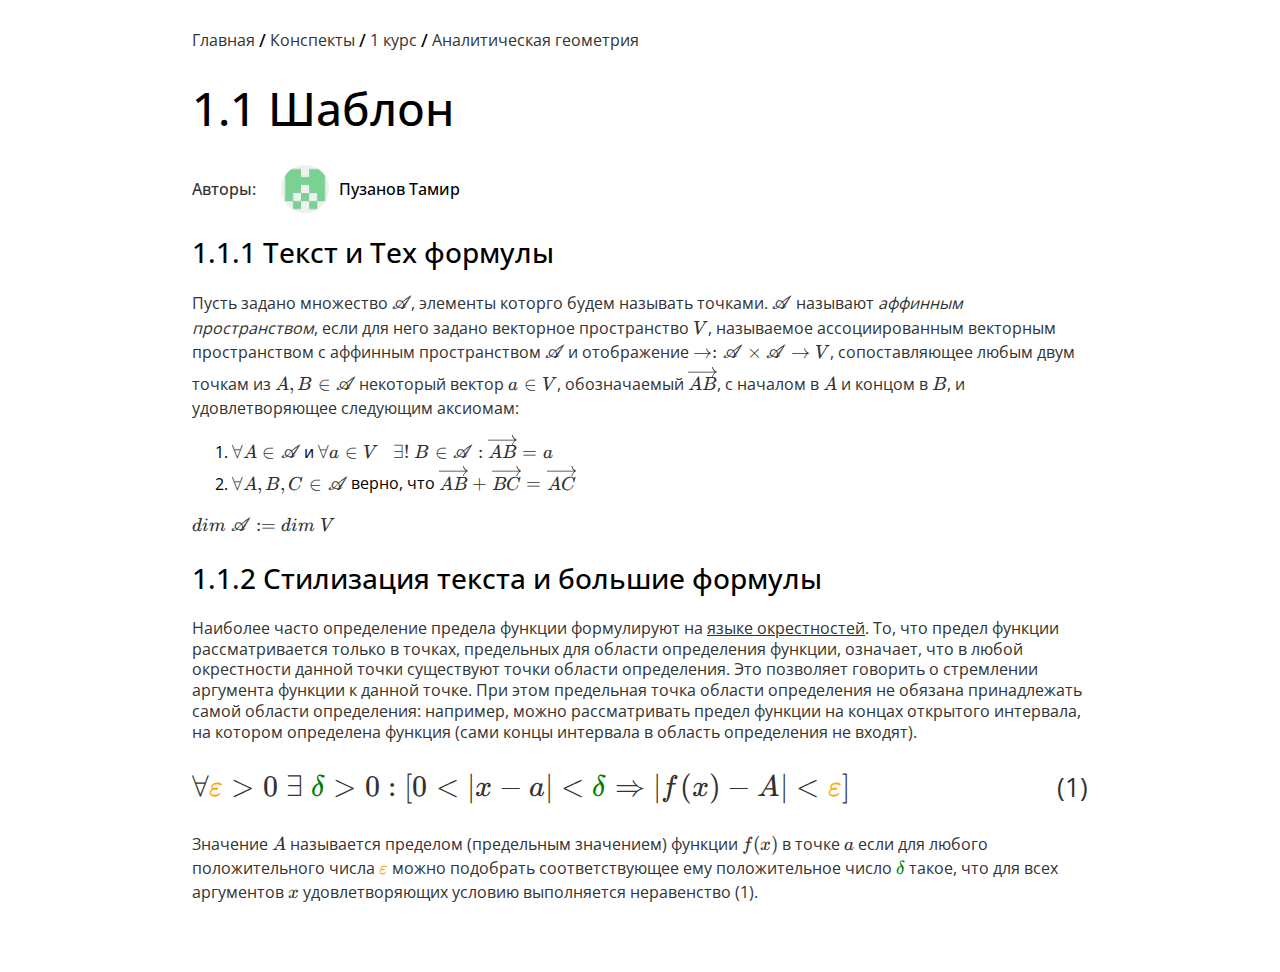
<file: template/index.html>
<!DOCTYPE html>
<html lang="ru">
<head>
    <meta charset="UTF-8">
    <meta name="viewport" content="width=device-width, initial-scale=1.0">
    <title>Интерактивный конспект</title>

    <link rel="stylesheet" href="src/lib/normalize/normalize.css">
    <link rel="stylesheet" href="src/lib/katex/katex.min.css">
    <link rel="stylesheet" href="src/fonts/open_sans/import.css">
    <link rel="stylesheet" href="src/css/styles.css">
</head>
<body>
    <div class="container">

        <div class="nav">
            <a href="#" class="item">Главная</a><div class="slash">/</div>
            <a href="#" class="item">Конспекты</a><div class="slash">/</div>
            <a href="#" class="item">1 курс</a><div class="slash">/</div>
            <a href="#" class="item">Аналитическая геометрия</a>
        </div>

        <h1>1.1 Шаблон</h1>

        <div class="authors">
            <div class="title">Авторы:</div>
            <div class="item">
                <img class="image" style="width: 48px; height: 48px;" src="src/img/avatar.png" alt="#">
                <div class="name">Пузанов Тамир</div>
            </div>
        </div>

        <h2>1.1.1 Текст и Tex формулы</h2>

        <p>
            Пусть задано множество <span class="tex">\mathscr{A}</span>, элементы которго будем называть точками.  
            <span class="tex">\mathscr{A}</span> называют <i>аффинным пространством</i>, если для него задано векторное 
            пространство <span class="tex">V</span>, называемое ассоциированным векторным пространством с аффинным пространством 
            <span class="tex">\mathscr{A}</span> и отображение <span class="tex">\to : \mathscr{A} \times \mathscr{A} \to V</span>, 
            сопоставляющее любым двум точкам из <span class="tex">A, B \in \mathscr{A}</span> некоторый вектор 
            <span class="tex">a \in V</span>, обозначаемый <span class="tex">\overrightarrow{AB}</span>,  c началом в 
            <span class="tex">A</span> и концом в <span class="tex">B</span>, и удовлетворяющее следующим аксиомам:
        </p>

        <p>
            <ol>
                <li>
                    <span class="tex">\forall A \in \mathscr{A}</span> и 
                    <span class="tex">\forall a \in V \ \ \ \exists ! \ B \in \mathscr{A} : \overrightarrow{AB} = a</span>
                </li>
                <li>
                    <span class="tex">\forall A,B,C \in \mathscr{A}</span> верно, что 
                    <span class="tex">\overrightarrow{AB} + \overrightarrow{BC} = \overrightarrow{AC}</span>
                </li>
            </ol>

            <span class="tex">dim \ \mathscr{A} := dim \ V</span>
        </p>

        <h2>1.1.2 Стилизация текста и большие формулы</h2>

        <p>
            Наиболее часто определение предела функции формулируют на <u>языке окрестностей</u>. 
            То, что предел функции рассматривается только в точках, предельных для области 
            определения функции, означает, что в любой окрестности данной точки существуют 
            точки области определения. Это позволяет говорить о стремлении аргумента функции 
            к данной точке. При этом предельная точка области определения не обязана принадлежать 
            самой области определения: например, можно рассматривать предел функции на концах
            открытого интервала, на котором определена функция (сами концы интервала 
            в область определения не входят).
        </p>

        <p class="t-large">
            <span class="tex">
                \forall { \color{orange} \varepsilon } \gt 0 \  \exists \ { \color{green} \delta } > 0 : 
                \left[ 0 \lt \left| x - a \right| \lt { \color{green} \delta } \Rightarrow 
                \left| f(x) - A \right| \lt { \color{orange} \varepsilon } \right]
            </span>
            <span class="tag">(1)</span>
        </p>

        <p>
            Значение <span class="tex">A</span> называется пределом (предельным значением) функции <span class="tex">f(x)</span> 
            в точке <span class="tex">a</span> если для любого положительного числа <span class="tex">\color{orange} \varepsilon</span> 
            можно подобрать соответствующее ему положительное число <span class="tex">{ \color{green} \delta }</span> такое, что для всех аргументов 
            <span class="tex">x</span> удовлетворяющих условию выполняется неравенство (1).
        </p>

    </div>

    <script src="src/lib/katex/katex.min.js"></script>
    <script src="src/js/main.js"></script>
</body>
</html>
</file>
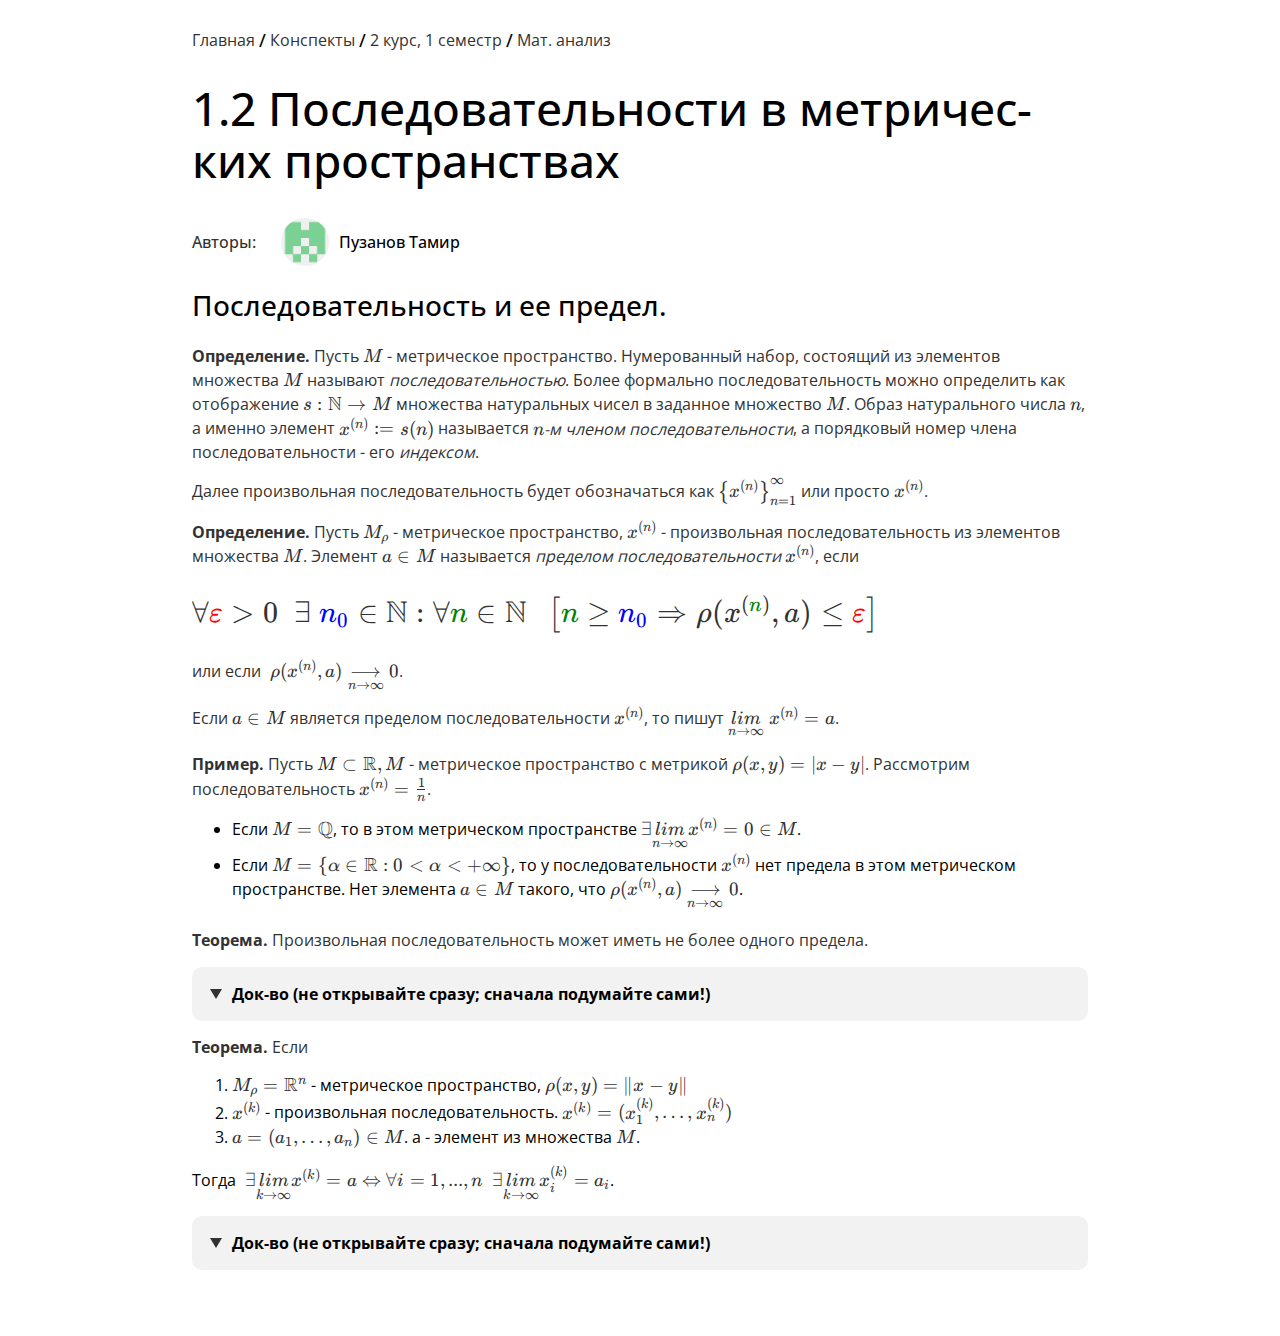
<file: notes/2y1s/calculus/consistency-in-metric-spaces/index.html>
<!DOCTYPE html>
<html lang="ru">
<head>
    <meta charset="UTF-8">
    <meta name="viewport" content="width=device-width, initial-scale=1.0">
    <title>1.2 Последовательности в метрических пространствах | Интерактивный конспект</title>

    <link rel="stylesheet" href="../../../../templates/note/src/lib/normalize/normalize.css">
    <link rel="stylesheet" href="../../../../templates/note/src/lib/katex/katex.min.css">
    <link rel="stylesheet" href="../../../../templates/note/src/fonts/open_sans/import.css">
    <link rel="stylesheet" href="../../../../templates/note/src/css/styles.css">
</head>
<body>
    <div class="container">

        <div class="nav">
            <a href="#" class="item">Главная</a><div class="slash">/</div>
            <a href="#" class="item">Конспекты</a><div class="slash">/</div>
            <a href="#" class="item">2 курс, 1 семестр</a><div class="slash">/</div>
            <a href="https://t-puzanov.github.io/pages/notes/2y1s/calculus/" class="item">Мат. анализ</a>
        </div>

        <h1>1.2 По&shy;сле&shy;до&shy;ва&shy;тель&shy;ности в мет&shy;ричес&shy;ких про&shy;странст&shy;вах</h1>

        <div class="authors">
            <div class="title">Авторы:</div>
            <div class="item">
                <img 
                    class="image" style="width: 48px; height: 48px;" 
                    src="../../../../templates/note/src/img/avatar.png" alt="#"
                >
                <div class="name">Пузанов Тамир</div>
            </div>
        </div>

        <h2>Послед&shy;ователь&shy;ность и ее предел.</h2>

        <p>
            <b>Определение.</b> Пусть <span class="tex">M</span> - метрическое пространство.
            Нумерованный набор, состоящий из элементов множества <span class="tex">M</span> называют
            <i>последовательностью</i>. Более формально последовательность можно определить как
            отображение <span class="tex">s : \mathbb{N} \to M</span> множества натуральных чисел 
            в заданное множество <span class="tex">M</span>. Образ натурального числа <span class="tex">n</span>, а именно элемент
            <span class="tex">x^{(n)} := s(n)</span> называется <i><span class="tex">n</span>-м членом последовательности</i>, 
            а порядковый номер члена последовательности - его <i>индексом</i>.
        </p>

        <p>
            Далее произвольная последовательность будет обозначаться как 
            <span class="tex">\left\{ x^{(n)} \right\}^{\infty}_{n=1}</span> или просто <span class="tex">x^{(n)}</span>.
        </p>

        <p>
            <b>Определение.</b> Пусть <span class="tex">M_{\rho}</span> - метрическое пространство,
            <span class="tex">x^{(n)}</span> - произвольная последовательность из элементов
            множества <span class="tex">M</span>. Элемент <span class="tex">a \in M</span> называется
            <i>пределом последовательности</i> <span class="tex">x^{(n)}</span>, если 
        </p>

        <p class="t-large" style="text-wrap: wrap;">
            <span class="tex">
                \forall {\color{red} \varepsilon} \gt 0 \ \ \exists \ {{\color{blue} n_0} \in \mathbb{N}} :
                {\forall {\color{green} n} \in \mathbb{N}} \ \ \left[ {\color{green} n} \ge {\color{blue} n_0}
                \Rightarrow \rho (x^{({\color{green} n})}, a) \le {\color{red} \varepsilon} \right]
            </span>
        </p>

        <p>
            или если <span class="tex">\ \rho (x^{(n)}, a) \underset{n \to \infty }{\longrightarrow} 0</span>.
        </p>

        <p>
            Если <span class="tex">a \in M</span> является пределом последовательности <span class="tex">x^{(n)}</span>,
            то пишут <span class="tex">\underset{n \to \infty}{lim} \ x^{(n)} = a</span>.
        </p>
        
        <p>
            <b>Пример.</b> Пусть <span class="tex">M \subset \mathbb{R}, M</span>
            - метрическое пространство с метрикой <span class="tex">\rho (x, y) = \left| x - y \right|</span>.
            Рассмотрим последовательность <span class="tex">x^{(n)} = \frac{1}{n}</span>.

            <ul>
                <li>
                    Если <span class="tex">M = \mathbb{Q}</span>, то в этом метрическом 
                    пространстве <span class="tex">\exists \underset{n \to \infty}{lim} x^{(n)} = 0 \in M</span>.
                </li>
                <li>
                    Если <span class="tex">M = \left\{ \alpha \in \mathbb{R} : 0 \lt \alpha \lt +\infty \right\}</span>,
                    то у последовательности <span class="tex">x^{(n)}</span> нет предела в этом метрическом пространстве.
                    Нет элемента <span class="tex">a \in M</span> такого, что 
                    <span class="tex">\rho (x^{(n)}, a) \underset{n \to \infty }{\longrightarrow} 0</span>.
                </li>
            </ul>
        </p>

        <p>
            <b>Теорема.</b> 

            Произвольная последовательность может иметь не более одного предела.

            <div class="proof hidden">
                <div class="head">
                    <div class="icon"></div>
                    <div class="title">Док-во (не открывайте сразу; сначала подумайте сами!)</div>
                </div>
                <div class="content">
                    Пусть <span class="tex">M_{\rho}</span> - метрическое пространство, 
                    <span class="tex">x^{(n)}</span> - последовательность. И элементы 
                    <span class="tex">{\color{blue} a}, {\color{red} b} \in M</span> 
                    являются пределами последовательности <span class="tex">x^{(n)}</span>,
                    т.е. <span class="tex">\underset{n \to \infty}{lim} \ x^{(n)} = {\color{blue} a}</span> 
                    и <span class="tex">\underset{n \to \infty}{lim} \ x^{(n)} = {\color{red} b}</span>. Тогда

                    <p class="t-large" style="margin: 0px;">
                        <span class="tex" style="margin: 0px">
                            {\forall {\color{orange} k} \in \mathbb{N}} \ \ {0 \le \rho ({\color{blue} a}, {\color{red} b})} \le
                            {\rho ({\color{blue} a}, x^{({\color{orange} k})}) + \rho (x^{({\color{orange} k})}, {\color{red} b})}
                        </span>
                    </p>

                    <p>Перейдя в неравенстве к пределам, получим:</p>

                    <p class="t-large" style="margin: 0px;">
                        <span class="tex" style="margin: 0px"> 
                            {0 \le \underset{{\color{orange} k} \to \infty}{lim} \rho ({\color{blue} a}, 
                            {\color{red} b})} \le {\underset{{\color{orange} k} \to \infty}{lim}
                            ( \rho ({\color{blue} a}, x^{({\color{orange} k})}) + 
                            \rho (x^{({\color{orange} k})}, {\color{red} b}) )}
                        </span>
                    </p>
                    <p class="t-large" style="margin: 0px;">
                        <span class="tex" style="margin: 0px"> 
                            {0 \le \rho ({\color{blue} a}, 
                            {\color{red} b})} \le {\underset{{\color{orange} k} \to \infty}{lim}
                            \rho ({\color{blue} a}, x^{({\color{orange} k})}) + 
                            \underset{{\color{orange} k} \to \infty}{lim}
                            \rho (x^{({\color{orange} k})}, {\color{red} b})}
                        </span>
                    </p>
                    <p class="t-large" style="margin: 0px;">
                        <span class="tex" style="margin: 0px"> 
                            {0 \le \rho ({\color{blue} a}, 
                            {\color{red} b})} \le {0 + 0 = 0}
                        </span>
                    </p>

                    <p>
                        Из последнего следует, что <span class="tex">\rho ({\color{blue} a}, {\color{red} b}) = 0</span>
                        и <span class="tex">{\color{blue} a} = {\color{red} b}</span>.
                    </p>

                    <p>
                        Получим, что если два элемента являются пределами последовательности, то они равны. 
                        Это утверждение доказывает теорему.
                    </p>
                </div>
            </div>
        </p>

        <p>
            <b>Теорема.</b> Если

            <ol>
                <li>
                    <span class="tex">M_{\rho} = \mathbb{R}^n</span> - метрическое пространство,
                    <span class="tex">\rho (x, y) = \left\| x - y \right\|</span>
                </li>
                <li>
                    <span class="tex">x^{(k)}</span> - произвольная последовательность.
                    <span class="tex">x^{(k)} = (x^{(k)}_1, \dots, x^{(k)}_n)</span>
                </li>
                <li>
                    <span class="tex">a = (a_1, \dots, a_n) \in M</span>.
                    a - элемент из множества <span class="tex">M</span>.
                </li>
            </ol>
            Тогда

            <span class="tex">
                \ {\exists \underset{k \to \infty}{lim} x^{(k)} = a} \Leftrightarrow 
                {\forall i = 1, ..., n} \ \ {\exists \underset{k \to \infty}{lim} x^{(k)}_i = a_i}
            </span>.

            <div class="proof hidden" style="margin-top: 15px;">
                <div class="head">
                    <div class="icon"></div>
                    <div class="title">Док-во (не открывайте сразу; сначала подумайте сами!)</div>
                </div>
                <div class="content">
                    <br>
                    <b>Докажем необходимость.</b><br><br>
                    Пусть <span class="tex">{\exists \underset{k \to \infty}{lim} x^{(k)} = a}</span>. <br><br>
                    В конечномерном пространстве две любые нормы являются 
                    <a href="../metric-spaces/index.html#normalized-spaces" class="href">эквивалентными</a>. 
                    Следовательно, норма <span class="tex">\left\| \cdot \right\|</span> эквивалентна евклидовой норме,
                    в частности верно, что

                    <p class="t-middle" style="margin: 0px; padding: 0px;">
                        <span class="tex dmode">
                            {\exists \ {\color{blue} C} \in \mathbb{R}} : \forall z \in M_{\rho} \ \
                            {\color{blue} C} \cdot \left\| z \right\| \ge \sqrt{\sum_{i=1}^{n} z_i^2}
                        </span>
                    </p>

                    <p>Также заметим, что</p>

                    <p class="t-middle" style="margin: 0px; padding: 0px;">
                        <span class="tex dmode">
                            {\forall z \in M_{\rho}} \ \ {\forall j \in 1,...,n } \ \
                            \sqrt{\sum_{i=1}^{n} z_i^2} \ge \sqrt{z_j^2} = \left| z_j \right|
                        </span>
                    </p>

                    <p>Исходя из сказанного выше, можно сделать вывод, что</p>

                    <p class="t-middle" style="margin: 0px; padding: 0px;">
                        <span class="tex dmode">
                            {\forall {\color{orange} k} \in \mathbb{N}} \ \ {\forall j \in 1,...,n } \ \ \
                            {\color{blue} C} \cdot \left\| x^{({\color{orange} k})} - a \right\| \ge 
                            \sqrt{\sum_{i=1}^{n} {(x_i^{({\color{orange} k})} - a_i)}^2} \ge
                            \left| x_j^{({\color{orange} k})} - a_j \right| \ge 0
                        </span>
                    </p>

                    <p>Из того, что <span class="tex">{\underset{k \to \infty}{lim} x^{(k)} = a}</span>, 
                        следует, что</p> 
                    
                    <span class="tex">
                        {\color{blue} C} \cdot \left\| x^{({\color{orange} k})} - a \right\| 
                        \underset{{\color{orange} k} \to +\infty}{\longrightarrow } 0
                    </span>

                    <p>
                        По теореме о двух милиционерах из неравенства выше следует, что

                        <p class="t-middle" style="margin: 0px; padding: 0px;">
                            <span class="tex dmode">
                                \left| x_j^{({\color{orange} k})} - a_j \right|
                                \underset{{\color{orange} k} \to +\infty}{\longrightarrow } 0
                            </span>
                        </p>
                    </p>

                    <p>Значит</p>

                    <p class="t-middle" style="margin: 0px; padding: 0px;">
                        <span class="tex dmode">
                            x_j^{({\color{orange} k})}
                            \underset{{\color{orange} k} \to +\infty}{\longrightarrow } a_j
                        </span>
                    </p>

                    <p>
                        Получим, что 

                        <p class="t-middle" style="margin: 0px; padding: 0px;">
                            <span class="tex dmode">
                                \forall j = 1,...,n \ \
                                {\exists \underset{k \to \infty}{lim} x^{(k)}_j = a_j}
                            </span>
                        </p>
                    </p>

                    <b>Докажем достаточность.</b> <br><br>

                    Пусть <span class="tex">{\forall i = 1, ..., n} \ \ {\exists \underset{k \to \infty}{lim} x^{(k)}_i = a_i}</span>. <br><br>

                    Тогда <span class="tex">{\forall i = 1, ..., n} \ \ {\exists \underset{k \to \infty}{lim} (x^{(k)}_i - a_i) = 0}</span>.

                    <p class="t-middle" style="margin: 0px; padding: 0px;">
                        <span class="tex dmode">
                            \underset{{\color{orange} k} \to \infty}{lim}
                            \left( \sqrt{\sum_{i=1}^{n} {(x_i^{({\color{orange} k})} - a_i)}^2} \right)
                            = \sqrt{\sum_{i=1}^{n} {\left(\underset{{\color{orange} k} \to \infty}{lim}
                            \left( x_i^{({\color{orange} k})} - a_i \right) \right)}^2} = 0
                        </span>
                    </p>

                    <p>
                        Получим, что при <span class="tex">{\color{orange} k} \to \infty</span> выражение
                    </p>

                    <p class="t-middle" style="margin: 0px; padding: 0px;">
                        <span class="tex dmode">
                            \sqrt{\sum_{i=1}^{n} {(x_i^{({\color{orange} k})} - a_i)}^2}
                            \underset{{\color{orange} k} \to \infty}{\longrightarrow} 0
                        </span>
                    </p>

                    <p>
                        Вновь воспользуемся эквивалентностью <span class="tex">\left\| \cdot \right\|</span>
                        и евклидовой нормы.
                    </p>

                    <p class="t-middle" style="margin: 0px; padding: 0px;">
                        <span class="tex dmode">
                            {\exists \ {\color{blue} C} \in \mathbb{R}} : \forall {\color{orange} k} \in \mathbb{R} \ \
                            {\color{blue} C} \sqrt{\sum_{i=1}^{n} {(x_i^{({\color{orange} k})} - a_i)}^2} \ge 
                            \left\| {(x^{({\color{orange} k})} - a)} \right\| \ge 0
                        </span>
                    </p>

                    <p>По теореме о двух милиционерах </p>

                    <p class="t-middle" style="margin: 0px; padding: 0px;">
                        <span class="tex dmode">
                            \exists \underset{{\color{orange} k} \to \infty}{lim}
                            \left( \left\| {(x^{({\color{orange} k})} - a)} \right\| \right) = 0
                        </span>
                    </p>

                    Получим, что

                    <p class="t-middle" style="margin: 0px; padding: 0px;">
                        <span class="tex dmode">
                            {\exists \underset{{\color{orange} k} \to \infty}{lim} x^{({\color{orange} k})} = a}
                        </span>
                    </p>

                    <!-- <a href="../metric-spaces/index.html#normalized-spaces" class="href">Тык</a> -->
                </div>
            </div>
        </p>
    </div>

    <script src="../../../../templates/note/src/lib/katex/katex.min.js"></script>
    <script src="../../../../templates/note/src/js/main.js"></script>
</body>
</html>
</file>
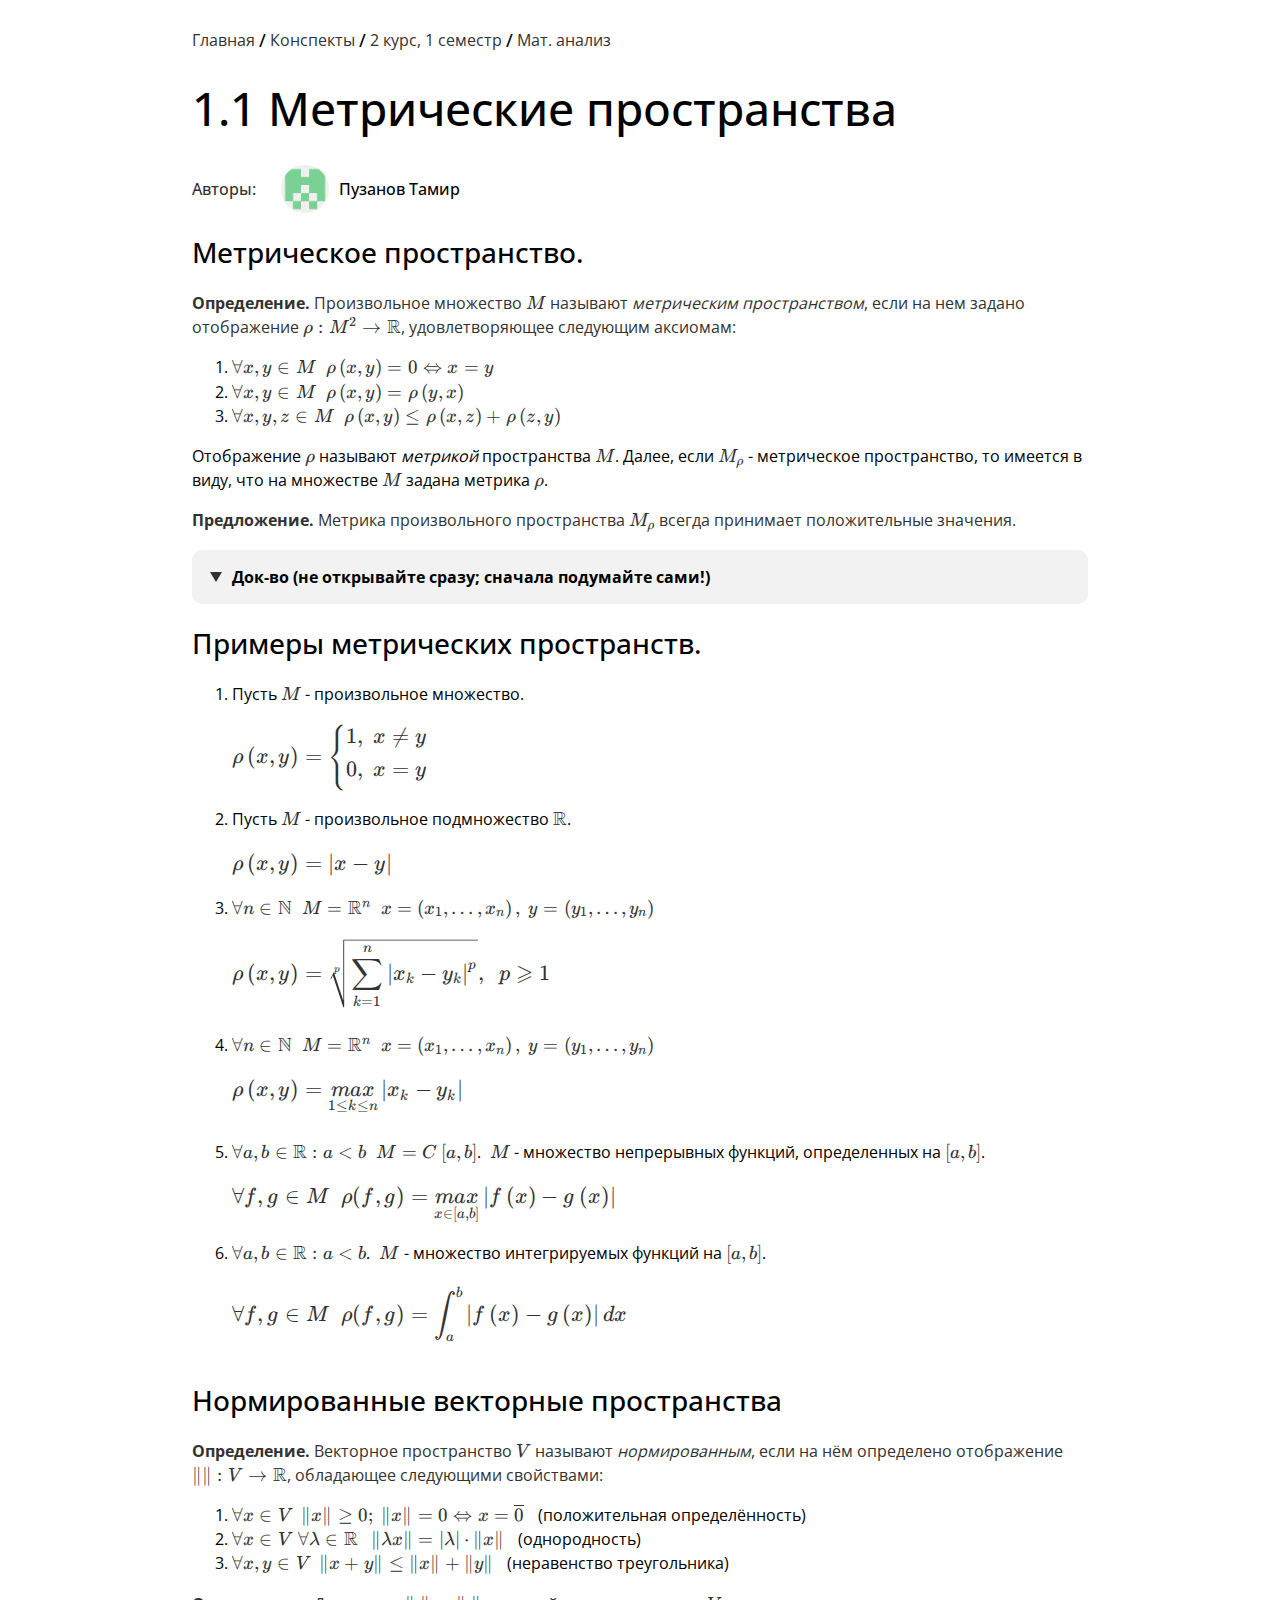
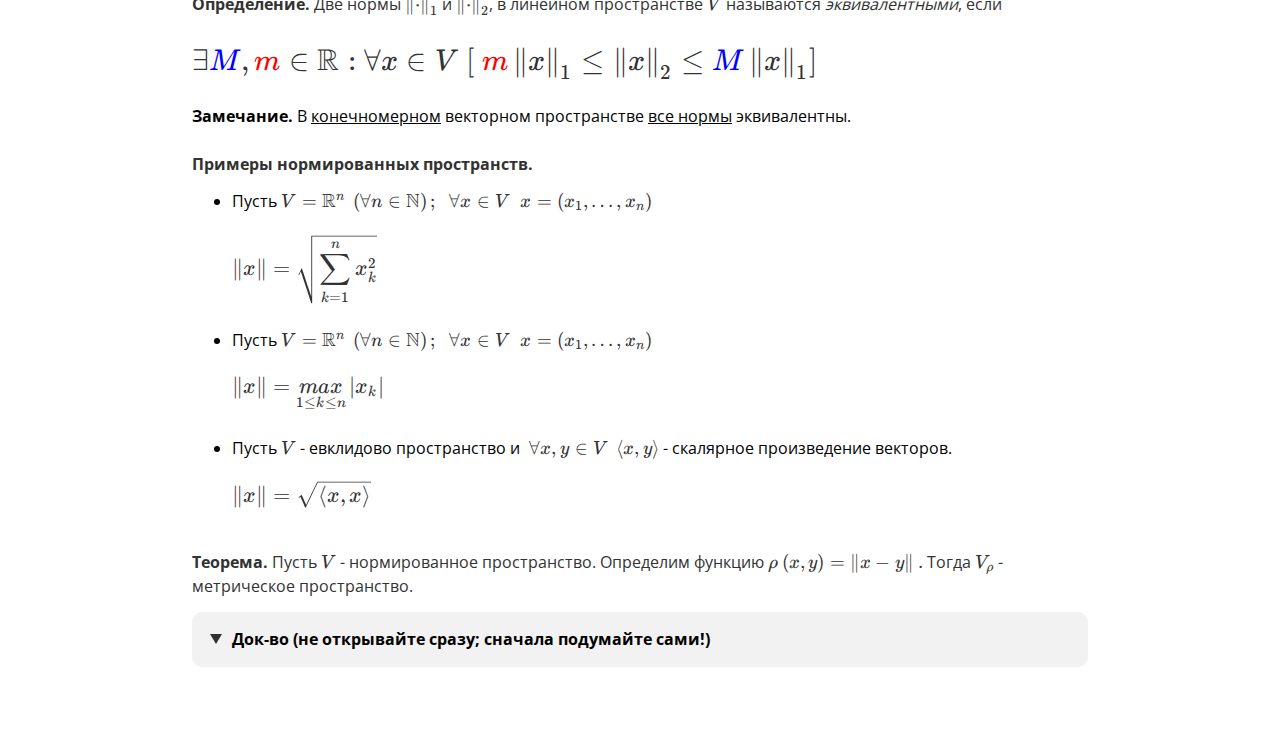
<file: notes/2y1s/calculus/metric-spaces/index.html>
<!DOCTYPE html>
<html lang="ru">
<head>
    <meta charset="UTF-8">
    <meta name="viewport" content="width=device-width, initial-scale=1.0">
    <title>Интерактивный конспект</title>

    <link rel="stylesheet" href="../../../../templates/note/src/lib/normalize/normalize.css">
    <link rel="stylesheet" href="../../../../templates/note/src/lib/katex/katex.min.css">
    <link rel="stylesheet" href="../../../../templates/note/src/fonts/open_sans/import.css">
    <link rel="stylesheet" href="../../../../templates/note/src/css/styles.css">
</head>
<body>
    <div class="container">

        <div class="nav">
            <a href="#" class="item">Главная</a><div class="slash">/</div>
            <a href="#" class="item">Конспекты</a><div class="slash">/</div>
            <a href="#" class="item">2 курс, 1 семестр</a><div class="slash">/</div>
            <a href="https://t-puzanov.github.io/pages/notes/2y1s/calculus/" class="item">Мат. анализ</a>
        </div>

        <h1>1.1 Метрические пространства</h1>

        <div class="authors">
            <div class="title">Авторы:</div>
            <div class="item">
                <img 
                    class="image" style="width: 48px; height: 48px;" 
                    src="../../../../templates/note/src/img/avatar.png" alt="#"
                >
                <div class="name">Пузанов Тамир</div>
            </div>
        </div>

        <h2>Метрическое пространство.</h2>

        <p>
            <b>Определение.</b> Произвольное множество <span class="tex">M</span> называют <i>метрическим пространством</i>,
            если на нем задано отображение <span class="tex">\rho : M^2 \to \mathbb{R}</span>,
            удовлетворяющее следующим аксиомам:

            <ol>
                <li><span class="tex">\forall x, y \in M \ \ \rho \left( x, y \right) = 0  \Leftrightarrow x = y</span></li>
                <li><span class="tex">\forall x, y \in M \ \ \rho \left( x, y \right) = \rho \left( y, x \right)</span></li>
                <li><span class="tex">\forall x, y, z \in M \ \ \rho \left( x, y \right) \le \rho \left( x, z \right) + \rho \left( z, y \right)</span></li>
            </ol>

            Отображение <span class="tex">\rho</span> называют <i>метрикой</i> пространства <span class="tex">M</span>. 
            Далее, если <span class="tex">M_{\rho}</span> - метрическое пространство, то имеется в виду, что
            на множестве <span class="tex">M</span> задана метрика <span class="tex">\rho</span>.
        </p>

        <p>
            <b>Предложение.</b> Метрика произвольного пространства <span class="tex">M_{\rho}</span> 
            всегда принимает положительные значения.

            <div class="proof hidden">
                <div class="head">
                    <div class="icon"></div>
                    <div class="title">
                        Док-во (не открывайте сразу; сначала подумайте сами!)
                    </div>
                </div>
                <div class="content">
                    Пусть <span class="tex">M_{\rho}</span> - метрическое пространство. 
                    Из 3 аксиомы метрического пространства следует, что для любых элементов 
                    <span class="tex">{ \color{blue} x }</span> и <span class="tex">{ \color{green} z }</span> 
                    множества <span class="tex">M</span> выполнено неравенство:

                    <p class="t-middle b-small">
                        <span class="tex">
                            \rho \left( { \color{blue} x }, { \color{blue} x } \right) \le 
                            \rho \left( { \color{blue} x }, { \color{green} z } \right) + \rho \left( { \color{green} z }, { \color{blue} x } \right)
                        </span>
                    </p>

                    <p>
                        Заметим, что <span class="tex">\rho \left( { \color{blue} x }, { \color{blue} x } \right) = 0</span> 
                        по 1 аксиоме м.п. и <span class="tex">\rho \left( { \color{blue} x }, { \color{green} z } \right) = 
                        \rho \left( { \color{green} z }, { \color{blue} x } \right)</span> по 2 аксиоме.
                    </p>

                    <p class="t-middle b-small">
                        <span class="tex">
                            2 \rho \left( { \color{blue} x }, { \color{green} z } \right) \ge 0
                        </span>
                    </p>

                    <p>
                        Получим
                    </p>

                    <p class="t-middle b-small">
                        <span class="tex">
                            \forall { \color{blue} x }, { \color{green} z } \in M_{\rho} 
                            \ \ \rho \left( { \color{blue} x }, { \color{green} z } \right) \ge 0
                        </span>
                    </p>
                </div>
            </div>
        </p>

        <h2>Примеры метрических пространств.</h2>
        
        <p>
            <ol class="s-middle">
                <li>
                    Пусть <span class="tex">M</span> - произвольное множество.

                    <p class="t-middle b-small">
                        <span class="tex">
                            \rho \left( x, y \right) = 
                            \left\{ \begin{aligned} 
                            1, \ x \neq y \\
                            0, \ x = y
                            \end{aligned} \right.
                        </span>
                    </p>
                </li>
                <li>
                    Пусть <span class="tex">M</span> - произвольное подмножество <span class="tex">\mathbb{R}</span>.

                    <p class="t-middle b-small">
                        <span class="tex">
                            \rho \left( x, y \right) = \left| x - y \right|
                        </span>
                    </p>
                </li>
                <li>
                    <span class="tex">
                        \forall n \in \mathbb{N} \ \ M = \mathbb{R}^{n} \ \
                        x = \left( x_1, \dots, x_n \right), \ y = \left( y_1, \dots, y_n \right)
                    </span>

                    <p class="t-middle b-small" style="padding: 0px; margin: 0px;">
                        <span class="tex dmode">
                            \rho \left( x, y \right) = \sqrt[p]{\sum_{k=1}^{n} \left| x_k - y_k \right| ^ p}, \ \ p \geqslant 1
                        </span>
                    </p>
                </li>
                <li>
                    <span class="tex">
                        \forall n \in \mathbb{N} \ \ M = \mathbb{R}^{n} \ \
                        x = \left( x_1, \dots, x_n \right), \ y = \left( y_1, \dots, y_n \right)
                    </span>

                    <p class="t-middle b-small" style="padding: 0px; margin: 0px;">
                        <span class="tex dmode">
                            \rho \left( x, y \right) = \underset{1 \le k \le n}{max} \left| x_k - y_k \right|
                        </span>
                    </p>
                </li>
                <li>
                    <span class="tex">
                        \forall a, b \in \mathbb{R} : a \lt b \ \ M = C \left[ a, b \right]
                    </span>.

                    <span class="tex">\ M</span> - множество непрерывных функций, определенных на
                    <span class="tex">\left[ a, b \right]</span>.

                    <p class="t-middle b-small">
                        <span class="tex">
                            \forall f, g \in M \ \ \rho(f,g) = \underset{x \in \left[ a, b \right]}{max} \left| f \left( x \right) - g \left( x \right) \right|
                        </span>
                    </p>
                </li>
                <li>
                    <span class="tex">
                        \forall a, b \in \mathbb{R} : a \lt b
                    </span>.

                    <span class="tex">\ M</span> - множество интегрируемых функций на
                    <span class="tex">\left[ a, b \right]</span>.

                    <p class="t-middle b-small" style="margin: 0px;">
                        <span class="tex dmode">
                            \forall f, g \in M \ \ \rho(f,g) = \int_{a}^{b} \left| f \left( x \right) - g \left( x \right) \right| dx
                        </span>
                    </p>
                </li>
            </ol>
        </p>

        <h2 id="normalized-spaces">Нормированные векторные пространства</h2>

        <p>
            <b>Определение.</b> Векторное пространство <span class="tex">V</span>
            называют <i>нормированным</i>, если на нём определено отображение  
            <span class="tex">\left\|  \right\| : V \to \mathbb{R}</span>, обладающее следующими свойствами:

            <ol>
                <li>
                    <span class="tex">
                        \forall x \in V \ \left\| x \right\| \ge 0; \ \left\| x \right\| = 0
                         \Leftrightarrow x = \overline{0} \ \
                    </span>
                    (положительная определённость)
                </li>
                <li>
                    <span class="tex">
                        \forall x \in V \ \forall \lambda \in \mathbb{R} \ \
                        \left\| \lambda x \right\| = \left| \lambda \right| \cdot \left\| x \right\| \ \
                    </span>
                    (однородность)
                </li>
                <li>
                    <span class="tex">
                        \forall x, y \in V \
                        \left\| x + y \right\| \le \left\| x \right\| + \left\| y \right\| \ \
                    </span>
                    (неравенство треугольника)
                </li>
            </ol>

            <p>
                <b>Определение.</b> Две нормы <span class="tex">\left\| \cdot \right\|_1</span>
                и <span class="tex">\left\| \cdot \right\|_2</span>, в линейном пространстве <span class="tex">V</span>
                называются <i>эквивалентными</i>, если 
                
                <p class="t-large">
                    <span class="tex">
                        {\exists {\color{blue} M}, {\color{red} m} \in \mathbb{R}} : {\forall x \in V} \ {\left[ \ {\color{red} m} \left\| x \right\|_1
                         \le \left\| x \right\|_2 \le {\color{blue} M} \left\| x \right\|_1 \right]}
                    </span>
                </p>

                <b>Замечание.</b> В <u>конечномерном</u> векторном пространстве <u>все нормы</u> эквивалентны.
            </p>
        </p>
        <p style="margin-top: 28px;">
            <b>Примеры нормированных пространств.</b> 

            <ul>
                <li>
                    Пусть <span class="tex">V = \mathbb{R}^{n} \ \left( \forall n \in \mathbb{N} \right);</span>
                    <span class="tex">\ \ \forall x \in V \ \ x = \left( x_1, \dots, x_n \right)</span>
                    <p class="t-middle" style="margin: 0px">
                        <span class="tex dmode">\left\| x \right\| = \sqrt{\sum_{k=1}^{n}x^2_k}</span>
                    </p>
                </li>
                <li>
                    Пусть <span class="tex">V = \mathbb{R}^{n} \ \left( \forall n \in \mathbb{N} \right);</span>
                    <span class="tex">\ \ \forall x \in V \ \ x = \left( x_1, \dots, x_n \right)</span>
                    <p class="t-middle" style="margin: 0px">
                        <span class="tex dmode">\left\| x \right\| = \underset{1 \le k \le n}{max} \left| x_k \right|</span>
                    </p>
                </li>
                <li>
                    Пусть <span class="tex">V</span> - евклидово пространство и 
                    <span class="tex">\ \forall x, y \in V \ \left\langle x, y \right\rangle</span> 
                    - скалярное произведение векторов.
                    <p class="t-middle" style="margin: 0px">
                        <span class="tex dmode">\left\| x \right\| = \sqrt{\left\langle x, x \right\rangle}</span>
                    </p>
                </li>
            </ul>
        </p>

        <p>
            <b>Теорема.</b> Пусть <span class="tex">V</span> - нормированное пространство. Определим функцию
            <span class="tex">\rho \left( x, y \right) = \left\| x - y \right\|.</span>
            Тогда <span class="tex">V_{\rho}</span> - метрическое пространство.

            <div class="proof hidden">
                <div class="head">
                    <div class="icon"></div>
                    <div class="title">Док-во (не открывайте сразу; сначала подумайте сами!)</div>
                </div>
                <div class="content">
                    Покажем, что для функции <span class="tex">\rho</span> справедливы
                    аксиомы метрического пространства:

                    <ol class="s-middle">
                        <li>
                            Пусть <span class="tex">{ \color{blue} x }, { \color{green} y } \in V</span>, тогда

                            <p class="t-middle" style="margin: 4px 0px;">
                                <span class="tex">
                                    \rho \left( { \color{blue} x }, { \color{green} y } \right) = 
                                    \left\| { \color{blue} x } - { \color{green} y } \right\| = 0 
                                    \Leftrightarrow { \color{blue} x } - { \color{green} y } = \overline{0} 
                                    \Leftrightarrow { \color{blue} x } = { \color{green} y }
                                </span>
                            </p>
                        </li>
                        <li>
                            Пусть <span class="tex">{ \color{blue} x }, { \color{green} y } \in V</span>, тогда

                            <p class="t-middle" style="margin: 4px 0px;">
                                <span class="tex">
                                    \rho \left( { \color{blue} x }, { \color{green} y } \right) = 
                                    \left\| { \color{blue} x } - { \color{green} y } \right\| = 
                                    \left\| -1 \left( { \color{blue} y } - { \color{green} x } \right) \right\| =
                                    \left| -1 \right| \cdot \left\| { \color{blue} y } - { \color{green} x } \right\| =
                                    \left\| { \color{blue} y } - { \color{green} x } \right\| =
                                    \rho \left( { \color{blue} y }, { \color{green} x } \right)
                                </span>
                            </p>
                        </li>
                        <li>
                            Пусть <span class="tex">{ \color{blue} x }, { \color{green} y }, { \color{red} z } \in V</span>, тогда

                            <p class="t-middle" style="margin: 4px 0px;"></p>
                                <span class="tex">
                                    \rho \left( { \color{blue} x }, { \color{green} y } \right) = 
                                    \left\| { \color{blue} x } - { \color{green} y } \right\| = 
                                    \left\| \left( { \color{blue} x } - { \color{red} z } \right) + 
                                    \left( { \color{red} z } - { \color{green} y } \right) \right\| \le
                                    \left\| { \color{blue} x } - { \color{red} z } \right\| + 
                                    \left\| { \color{red} z } - { \color{green} y } \right\| = 
                                    \rho \left( { \color{blue} x }, { \color{red} z } \right) +
                                    \rho \left( { \color{red} z }, { \color{green} y } \right)
                                </span>
                            </p>
                        </li>
                    </ol>
                </div>
            </div>
        </p>
    </div>

    <script src="../../../../templates/note/src/lib/katex/katex.min.js"></script>
    <script src="../../../../templates/note/src/js/main.js"></script>
</body>
</html>
</file>
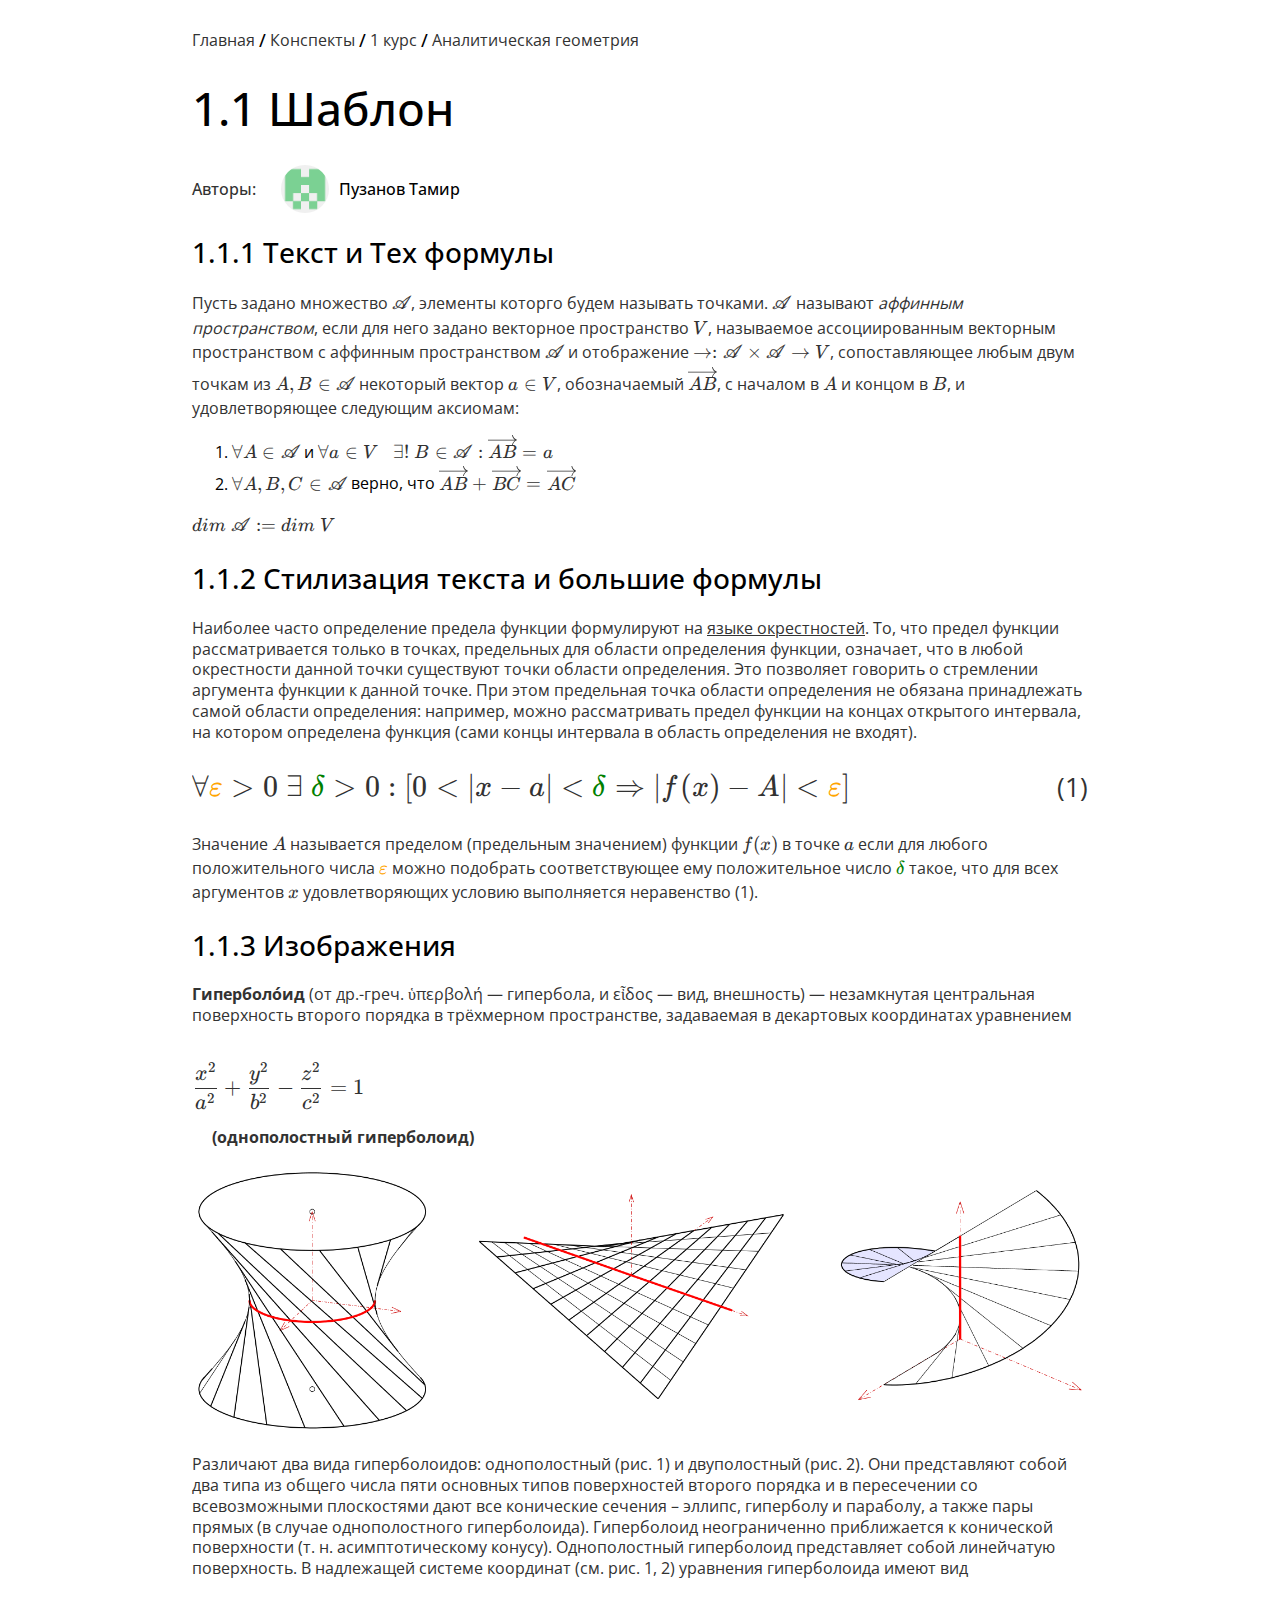
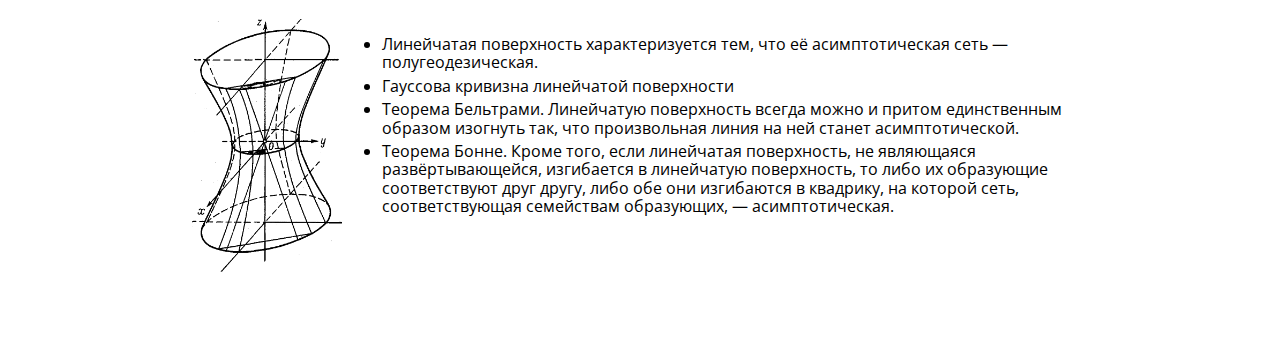
<file: templates/note/note.html>
<!DOCTYPE html>
<html lang="ru">
<head>
    <meta charset="UTF-8">
    <meta name="viewport" content="width=device-width, initial-scale=1.0">
    <title>Интерактивный конспект</title>

    <link rel="stylesheet" href="src/lib/normalize/normalize.css">
    <link rel="stylesheet" href="src/lib/katex/katex.min.css">
    <link rel="stylesheet" href="src/fonts/open_sans/import.css">
    <link rel="stylesheet" href="src/css/styles.css">
</head>
<body>
    <div class="container">

        <div class="nav">
            <a href="#" class="item">Главная</a><div class="slash">/</div>
            <a href="#" class="item">Конспекты</a><div class="slash">/</div>
            <a href="#" class="item">1 курс</a><div class="slash">/</div>
            <a href="#" class="item">Аналитическая геометрия</a>
        </div>

        <h1>1.1 Шаблон</h1>

        <div class="authors">
            <div class="title">Авторы:</div>
            <div class="item">
                <img class="image" style="width: 48px; height: 48px;" src="src/img/avatar.png" alt="#">
                <div class="name">Пузанов Тамир</div>
            </div>
        </div>

        <h2>1.1.1 Текст и Tex формулы</h2>

        <p>
            Пусть задано множество <span class="tex">\mathscr{A}</span>, элементы которго будем называть точками.  
            <span class="tex">\mathscr{A}</span> называют <i>аффинным пространством</i>, если для него задано векторное 
            пространство <span class="tex">V</span>, называемое ассоциированным векторным пространством с аффинным пространством 
            <span class="tex">\mathscr{A}</span> и отображение <span class="tex">\to : \mathscr{A} \times \mathscr{A} \to V</span>, 
            сопоставляющее любым двум точкам из <span class="tex">A, B \in \mathscr{A}</span> некоторый вектор 
            <span class="tex">a \in V</span>, обозначаемый <span class="tex">\overrightarrow{AB}</span>,  c началом в 
            <span class="tex">A</span> и концом в <span class="tex">B</span>, и удовлетворяющее следующим аксиомам:
        </p>

        <p>
            <ol>
                <li>
                    <span class="tex">\forall A \in \mathscr{A}</span> и 
                    <span class="tex">\forall a \in V \ \ \ \exists ! \ B \in \mathscr{A} : \overrightarrow{AB} = a</span>
                </li>
                <li>
                    <span class="tex">\forall A,B,C \in \mathscr{A}</span> верно, что 
                    <span class="tex">\overrightarrow{AB} + \overrightarrow{BC} = \overrightarrow{AC}</span>
                </li>
            </ol>

            <span class="tex">dim \ \mathscr{A} := dim \ V</span>
        </p>

        <h2>1.1.2 Стилизация текста и большие формулы</h2>

        <p>
            Наиболее часто определение предела функции формулируют на <u>языке окрестностей</u>. 
            То, что предел функции рассматривается только в точках, предельных для области 
            определения функции, означает, что в любой окрестности данной точки существуют 
            точки области определения. Это позволяет говорить о стремлении аргумента функции 
            к данной точке. При этом предельная точка области определения не обязана принадлежать 
            самой области определения: например, можно рассматривать предел функции на концах
            открытого интервала, на котором определена функция (сами концы интервала 
            в область определения не входят).
        </p>

        <p class="t-large">
            <span class="tex">
                \forall { \color{orange} \varepsilon } \gt 0 \  \exists \ { \color{green} \delta } > 0 : 
                \left[ 0 \lt \left| x - a \right| \lt { \color{green} \delta } \Rightarrow 
                \left| f(x) - A \right| \lt { \color{orange} \varepsilon } \right]
            </span>
            <span class="tag">(1)</span>
        </p>

        <p>
            Значение <span class="tex">A</span> называется пределом (предельным значением) функции <span class="tex">f(x)</span> 
            в точке <span class="tex">a</span> если для любого положительного числа <span class="tex">\color{orange} \varepsilon</span> 
            можно подобрать соответствующее ему положительное число <span class="tex">{ \color{green} \delta }</span> такое, что для всех аргументов 
            <span class="tex">x</span> удовлетворяющих условию выполняется неравенство (1).
        </p>

        <h2>1.1.3 Изображения</h2>

        <p>
            <b>Гиперболо́ид</b> (от др.-греч. ὑπερβολή — гипербола, и εἶδος — вид, внешность) — незамкнутая центральная поверхность 
            второго порядка в трёхмерном пространстве, задаваемая в декартовых координатах уравнением
        </p>

        <p class="t-middle">
            <span class="tex dmode">\frac{x^2}{a^2} + \frac{y^2}{b^2} - \frac{z^2}{c^2} = 1</span>
            <span style="padding-left: 20px;"><b>(однополостный гиперболоид)</b></span>
        </p>

        <img style="width: 100%; height: auto;" src="src/img/img1.png">

        <p>

            Различают два вида гиперболоидов: однополостный (рис. 1) и двуполостный (рис. 2). 
            Они представляют собой два типа из общего числа пяти основных типов поверхностей 
            второго порядка и в пересечении со всевозможными плоскостями дают все конические сечения 
            – эллипс, гиперболу и параболу, а также пары прямых (в случае однополостного гиперболоида). 
            Гиперболоид неограниченно приближается к конической поверхности (т. н. асимптотическому 
            конусу). Однополостный гиперболоид представляет собой линейчатую поверхность. В 
            надлежащей системе координат (см. рис. 1, 2) уравнения гиперболоида имеют вид 
        </p>
        <p style="padding-top: 8px;">
            <div class="raw">
                <div class="col">
                    <img style="width: 150px; height: auto;" src="src/img/img2.png">
                </div>
                <div class="col">
                    <ul>
                        <li>Линейчатая поверхность характеризуется тем, что её асимптотическая сеть ― полугеодезическая.</li>
                        <li>Гауссова кривизна линейчатой поверхности</li>
                        <li>Теорема Бельтрами. Линейчатую поверхность всегда можно и притом единственным образом изогнуть так, что произвольная линия на ней станет асимптотической.</li>
                        <li>Теорема Бонне. Кроме того, если линейчатая поверхность, не являющаяся развёртывающейся, изгибается в линейчатую поверхность, то либо их образующие соответствуют друг другу, либо обе они изгибаются в квадрику, на которой сеть, соответствующая семействам образующих, ― асимптотическая.</li>
                    </ul>
                </div>
            </div>
        </p>
    </div>

    <script src="src/lib/katex/katex.min.js"></script>
    <script src="src/js/main.js"></script>
</body>
</html>
</file>
<file: template/src/fonts/open_sans/import.css>
@font-face {
    font-family: 'OpenSans';
    font-weight: 700;

    src: url('static/OpenSans-Bold.ttf');
}

@font-face {
    font-family: 'OpenSans';
    font-weight: 500;
    
    src: url('static/OpenSans-Medium.ttf');
}

@font-face {
    font-family: 'OpenSans';
    font-weight: 400;
    
    src: url('static/OpenSans-Regular.ttf');
}
</file>
<file: template/src/css/styles.css>
/* * {
    font-family: 'OpenSans';
    font-weight: 400;
    color: #323232;
} */

body {
    background-color: #ffffff;
}

h1, h2, h3 {
    font-family: "OpenSans";
    font-weight: 500;
}

h1 {
    font-size: 46px;
    margin: 0.67em 0;
}

h2 {
    font-size: 28px;
}

p {
    font-size: 16px;
    font-family: "OpenSans";
    font-weight: 400;
    color: #323232;
    line-height: 130%;
}

a, div {
    font-family: "OpenSans";
}

span.tex {
    color: transparent;
}

span.tex.showed {
    font-family: Arial, Helvetica, sans-serif;
    color: #323232;
}

p.t-large {
    display: flex;
    align-items: center;
    padding: 10px 0px;
    overflow-x: auto;
}

p.t-large > span.tex {
    font-size: 25px;
}

p.t-large > .tag {
    margin-left: auto;
    font-size: 26px;
    padding-left: 20px;
}

.container {
    width: 100%;
    min-height: 100px;

    background-color: #ffffff;
    padding: 0px 22%;

    box-sizing: border-box;

    padding-top: 30px;
    padding-bottom: 50px;
}

.container > .nav {
    display: flex;
    align-items: center;
    flex-wrap: wrap;
}

.container > .nav > .item {
    text-decoration: none;
    text-wrap: nowrap;
    font-size: 16px;
    color: #323232;
}

.container > .nav > .slash {
    padding: 0px 4px;
    font-size: 18px;
    font-weight: 500;
}

.container > .authors {
    width: 100%;
    background: transparent;

    display: flex;
    align-items: center;
}

.container > .authors > .title {
    font-size: 16px;
    font-weight: 500;
    color: #323232;
    padding-right: 25px;
}

.container > .authors > .item {
    display: flex;
    align-items: center;
}

.container > .authors > .item > .image {
    border-radius: 100%;
    margin-right: 10px;
}

.container > .authors > .item > .name {
    font-weight: 500;
}

@media (max-width: 1300px) and (min-width: 700px) {
    .container {
        padding-left: 15%;
        padding-right: 15%;
    }
}

@media (max-width: 700px) {
    .container {
        padding-left: 8%;
        padding-right: 8%;
    }
}
</file>
<file: templates/note/src/fonts/open_sans/import.css>
@font-face {
    font-family: 'OpenSans';
    font-weight: 700;

    src: url('static/OpenSans-Bold.ttf');
}

@font-face {
    font-family: 'OpenSans';
    font-weight: 500;
    
    src: url('static/OpenSans-Medium.ttf');
}

@font-face {
    font-family: 'OpenSans';
    font-weight: 400;
    
    src: url('static/OpenSans-Regular.ttf');
}
</file>
<file: templates/note/src/css/styles.css>
/* * {
    font-family: 'OpenSans';
    font-weight: 400;
    color: #323232;
} */

body {
    background-color: #ffffff;
    /* overflow-x: hidden; */
}

h1, h2, h3 {
    font-family: "OpenSans";
    font-weight: 500;
}

h1 {
    font-size: 46px;
    margin: 0.67em 0;
}

h2 {
    font-size: 28px;
}

p {
    font-size: 16px;
    font-family: "OpenSans";
    font-weight: 400;
    color: #323232;
    line-height: 130%;
}

a, div {
    font-family: "OpenSans";
}

span.tex {
    color: transparent;
}

span.tex.showed {
    font-family: Arial, Helvetica, sans-serif;
    color: #323232;
}

p.t-large {
    display: flex;
    align-items: center;
    padding: 10px 0px;
    /* text-wrap: nowrap; */
    overflow-x: auto;
}

p.b-small {
    padding: 4px 0px;
}

p.t-large > span.tex {
    font-size: 25px;
}

p.t-large > .tag {
    margin-left: auto;
    font-size: 26px;
    padding-left: 20px;
}

p.t-middle {
    /* display: flex; */
    /* align-items: center; */
    padding: 2px 0px;
    overflow-x: auto;
}

p.t-middle .katex-display,
p.t-middle .katex-display > .katex {
    text-align: start !important;
}

p.t-middle > span.tex {
    font-size: 18px;
}

.container {
    width: 100%;
    min-height: 100px;

    background-color: #ffffff;
    padding: 0px 22%;

    box-sizing: border-box;

    padding-top: 30px;
    padding-bottom: 50px;
}

.container > .nav {
    display: flex;
    align-items: center;
    flex-wrap: wrap;
}

.container > .nav > .item {
    text-decoration: none;
    text-wrap: nowrap;
    font-size: 16px;
    color: #323232;
}

.container > .nav > .slash {
    padding: 0px 4px;
    font-size: 18px;
    font-weight: 500;
}

.container > .authors {
    width: 100%;
    background: transparent;

    display: flex;
    align-items: center;
}

.container > .authors > .title {
    font-size: 16px;
    font-weight: 500;
    color: #323232;
    padding-right: 25px;
}

.container > .authors > .item {
    display: flex;
    align-items: center;
}

.container > .authors > .item > .image {
    border-radius: 100%;
    margin-right: 10px;
}

.container > .authors > .item > .name {
    font-weight: 500;
}

.raw {
    display: flex;
}

.raw > .col1 {
    flex: 1;
}

.raw > .col2 {
    flex: 2;
}

ul > li {
    padding-bottom: 5px;
}

ul.s-middle > li, ol.s-middle > li {
    margin-bottom: 8px;
}

.proof {
    /* width: 100%; */
    padding: 18px;
    background-color: #f2f2f2;
    border-radius: 10px;
}

.proof.hidden > .content {
    opacity: 0;
    display: none;
    margin: 0px;
}

.proof > .head {
    display: flex;
    align-items: center;
    cursor: pointer;

    -moz-user-select: none;
    -webkit-user-select: none;
    -ms-user-select: none;
    -o-user-select: none;
    user-select: none;
}

.proof > .head:hover {
    text-decoration: underline;
}

.proof > .head > .icon {
    transform: rotate(180deg);
    transition: all 0.5s ease;
}

.proof.hidden > .head > .icon {
    transform: rotate(0deg);
}

.proof > .head > .title {
    font-weight: 700;
}

.proof.hidden:hover {
    cursor: pointer;
}

.proof.hidden:hover > .head {
    text-decoration: underline;
}

.proof > .head > .icon {
    width: 0; 
    height: 0;
    border-left: 6px solid transparent;
    border-right: 6px solid transparent;
    border-top: 10px solid #323232;
    margin-right: 10px;
}

.proof > .content {
    margin-top: 16px;
    transition: all 0.5s ease;
}

p::-webkit-scrollbar {
    width: 6px;
    height: 6px;
}

p::-webkit-scrollbar-track {
    border-radius: 10px;
    background: rgba(0,0,0,0.1);
}

p::-webkit-scrollbar-thumb{
    border-radius: 10px;
    background: rgba(0,0,0,0.2);
}

p::-webkit-scrollbar-thumb:hover{
    background: rgba(0,0,0,0.4);
}

p::-webkit-scrollbar-thumb:active{
    background: rgba(0,0,0,.9);
}

@media (max-width: 1300px) and (min-width: 700px) {
    .container {
        padding-left: 15%;
        padding-right: 15%;
    }
}

@media (max-width: 700px) {

    h1 {
        font-size: 36px;
    }

    .container {
        padding-left: 8%;
        padding-right: 8%;
    }

    .raw {
        flex-direction: column;
        align-items: center;
    }
}
</file>
